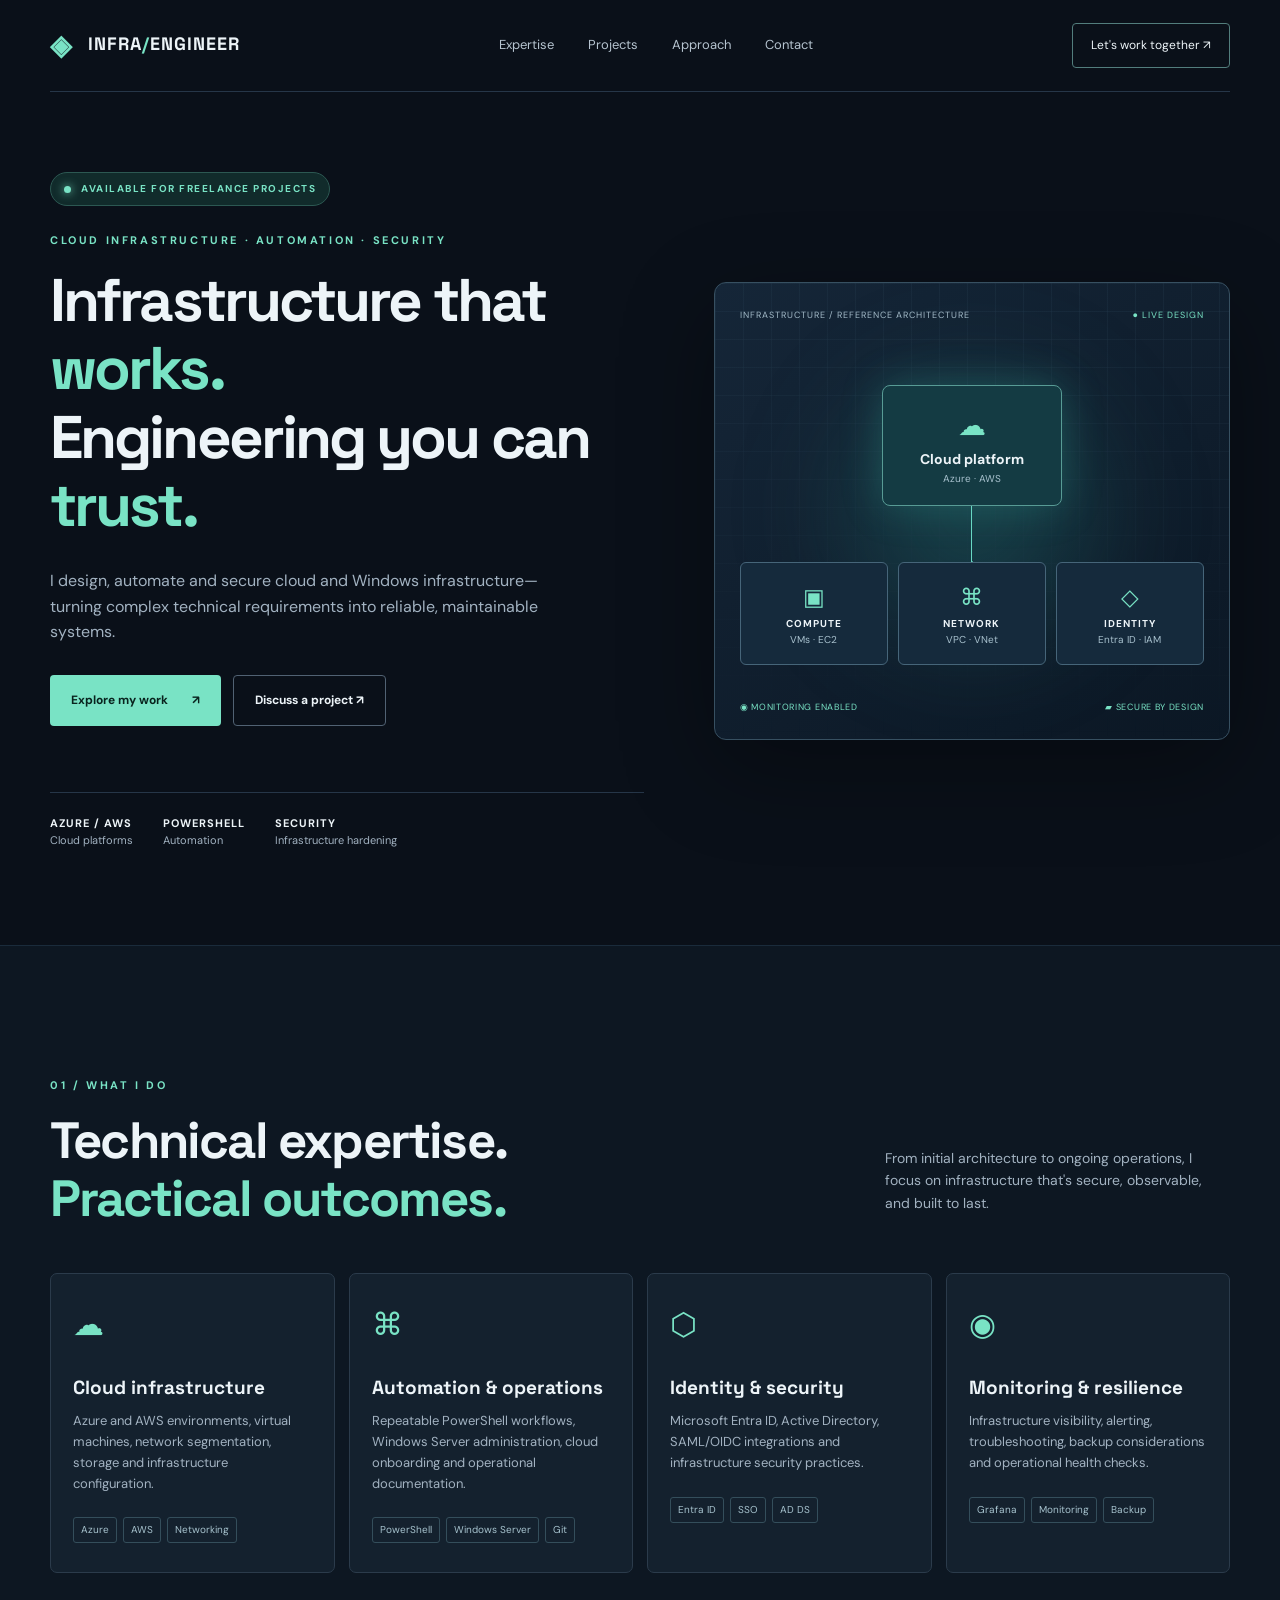
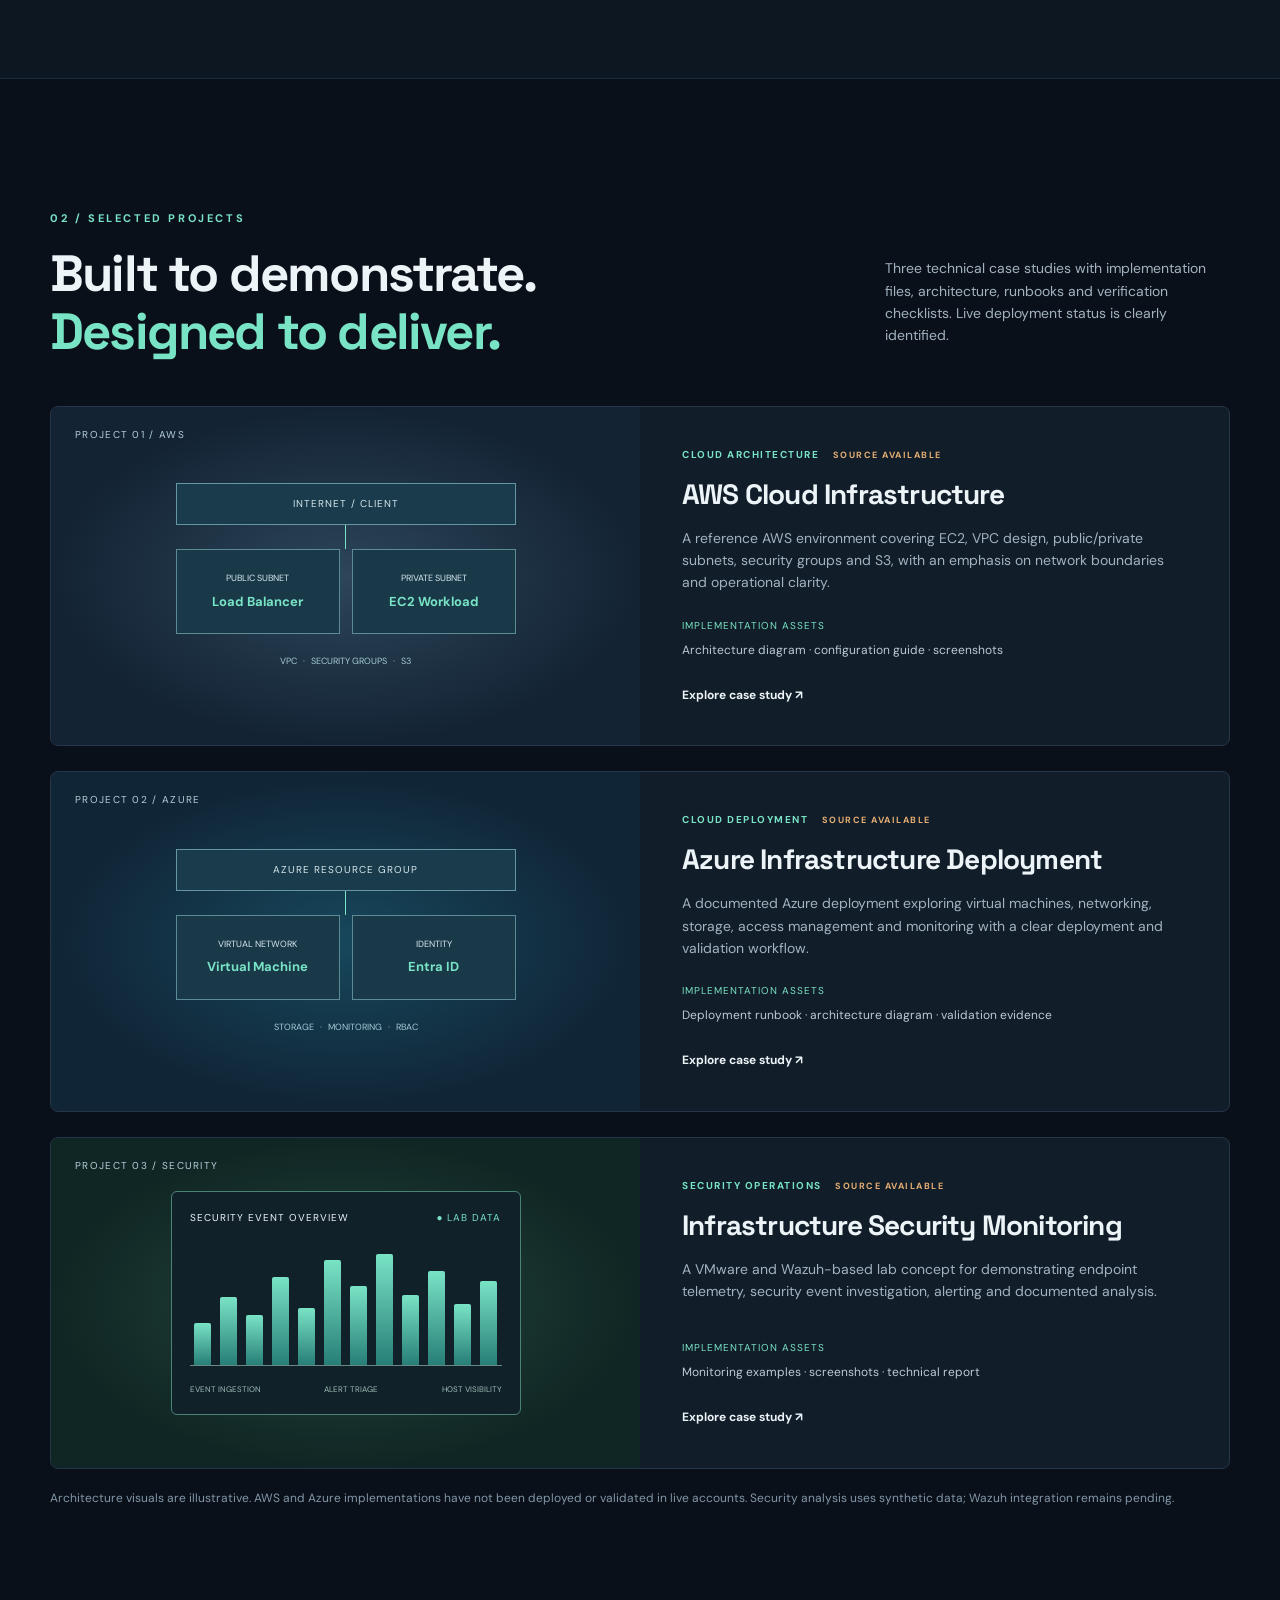
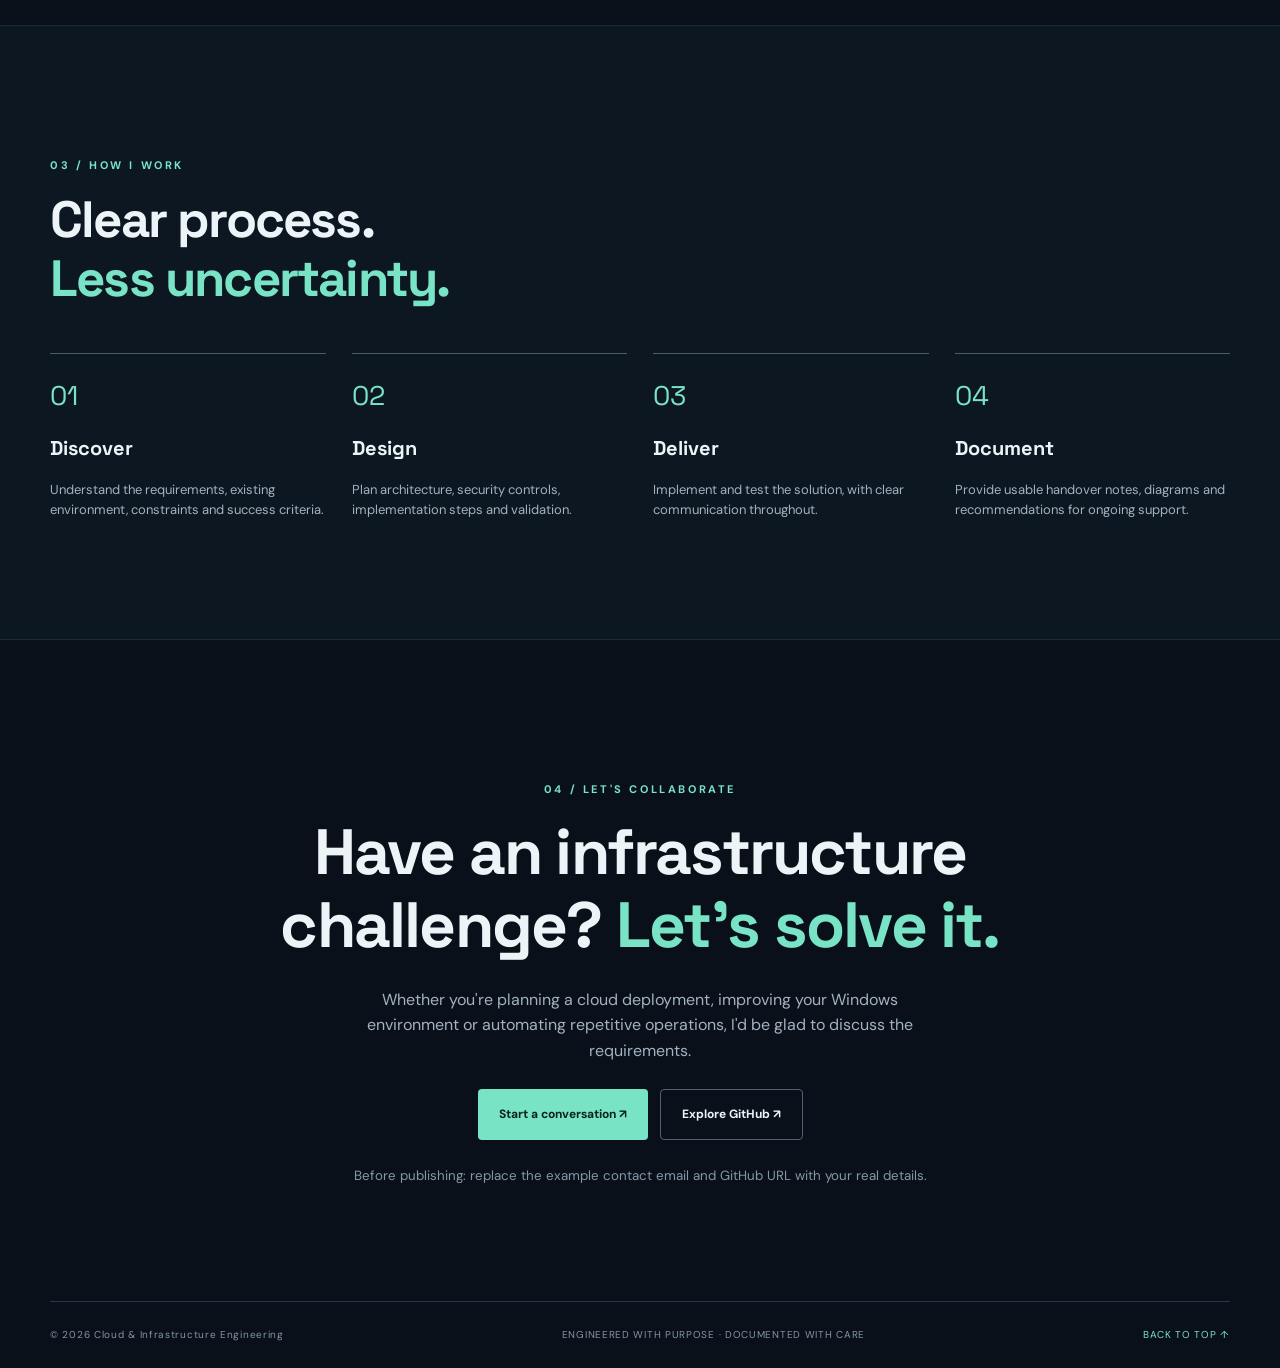
<file: index.html>
<!doctype html>
<html lang="en"><head><meta charset="utf-8"><meta name="viewport" content="width=device-width,initial-scale=1"><meta name="description" content="Cloud infrastructure, automation and security engineering portfolio. Azure, AWS, Windows Server and monitoring solutions."><title>Cloud & Infrastructure Engineer | Portfolio</title><link rel="stylesheet" href="styles.css"></head><body>
<header class="nav wrap"><a class="logo" href="#home"><span class="logo-mark">◈</span> INFRA<span class="accent">/</span>ENGINEER</a><nav aria-label="Main navigation"><a href="#expertise">Expertise</a><a href="#work">Projects</a><a href="#approach">Approach</a><a href="#contact">Contact</a></nav><a class="nav-cta" href="#contact">Let's work together ↗</a></header>
<main id="home"><section class="hero wrap"><div class="hero-copy"><div class="eyebrow"><span class="pulse"></span> AVAILABLE FOR FREELANCE PROJECTS</div><p class="overline">CLOUD INFRASTRUCTURE · AUTOMATION · SECURITY</p><h1>Infrastructure that <em>works.</em><br>Engineering you can <em>trust.</em></h1><p class="lead">I design, automate and secure cloud and Windows infrastructure—turning complex technical requirements into reliable, maintainable systems.</p><div class="actions"><a class="button primary" href="#work">Explore my work <span>↗</span></a><a class="button secondary" href="#contact">Discuss a project ↗</a></div><div class="hero-foot"><span><b>AZURE / AWS</b><small>Cloud platforms</small></span><span><b>POWERSHELL</b><small>Automation</small></span><span><b>SECURITY</b><small>Infrastructure hardening</small></span></div></div><div class="hero-art" aria-label="Illustrative cloud infrastructure diagram"><div class="art-glow"></div><div class="art-grid"></div><div class="diagram-title">INFRASTRUCTURE / REFERENCE ARCHITECTURE <span>● LIVE DESIGN</span></div><div class="cloud-node"><span class="node-icon">☁</span><strong>Cloud platform</strong><small>Azure · AWS</small></div><div class="branch"></div><div class="node-row"><div class="mini-node"><span>▣</span><b>COMPUTE</b><small>VMs · EC2</small></div><div class="mini-node"><span>⌘</span><b>NETWORK</b><small>VPC · VNet</small></div><div class="mini-node"><span>◇</span><b>IDENTITY</b><small>Entra ID · IAM</small></div></div><div class="diagram-bottom"><span>◉ MONITORING ENABLED</span><span>▰ SECURE BY DESIGN</span></div></div></section>
<section id="expertise" class="section muted"><div class="wrap"><div class="section-head"><div><p class="overline">01 / WHAT I DO</p><h2>Technical expertise.<br><em>Practical outcomes.</em></h2></div><p>From initial architecture to ongoing operations, I focus on infrastructure that's secure, observable, and built to last.</p></div><div class="service-grid"><article class="service"><span class="service-icon">☁</span><h3>Cloud infrastructure</h3><p>Azure and AWS environments, virtual machines, network segmentation, storage and infrastructure configuration.</p><div class="chips"><span>Azure</span><span>AWS</span><span>Networking</span></div></article><article class="service"><span class="service-icon">⌘</span><h3>Automation & operations</h3><p>Repeatable PowerShell workflows, Windows Server administration, cloud onboarding and operational documentation.</p><div class="chips"><span>PowerShell</span><span>Windows Server</span><span>Git</span></div></article><article class="service"><span class="service-icon">⬡</span><h3>Identity & security</h3><p>Microsoft Entra ID, Active Directory, SAML/OIDC integrations and infrastructure security practices.</p><div class="chips"><span>Entra ID</span><span>SSO</span><span>AD DS</span></div></article><article class="service"><span class="service-icon">◉</span><h3>Monitoring & resilience</h3><p>Infrastructure visibility, alerting, troubleshooting, backup considerations and operational health checks.</p><div class="chips"><span>Grafana</span><span>Monitoring</span><span>Backup</span></div></article></div></div></section>
<section id="work" class="section wrap"><div class="section-head"><div><p class="overline">02 / SELECTED PROJECTS</p><h2>Built to demonstrate.<br><em>Designed to deliver.</em></h2></div><p>Three technical case studies with implementation files, architecture, runbooks and verification checklists. Live deployment status is clearly identified.</p></div><div class="projects"><article class="project"><div class="project-visual aws"><span class="visual-tag">PROJECT 01 / AWS</span><div class="architecture"><div class="architecture-top">INTERNET / CLIENT</div><div class="architecture-line"></div><div class="architecture-box"><div>PUBLIC SUBNET<br><strong>Load Balancer</strong></div><div>PRIVATE SUBNET<br><strong>EC2 Workload</strong></div></div><div class="architecture-base">VPC &nbsp; · &nbsp; SECURITY GROUPS &nbsp; · &nbsp; S3</div></div></div><div class="project-copy"><div class="project-label">CLOUD ARCHITECTURE <span>SOURCE AVAILABLE</span></div><h3>AWS Cloud Infrastructure</h3><p>A reference AWS environment covering EC2, VPC design, public/private subnets, security groups and S3, with an emphasis on network boundaries and operational clarity.</p><div class="deliverable">IMPLEMENTATION ASSETS <span>Architecture diagram · configuration guide · screenshots</span></div><a href="projects/aws/index.html">Explore case study ↗</a></div></article><article class="project"><div class="project-visual azure"><span class="visual-tag">PROJECT 02 / AZURE</span><div class="architecture"><div class="architecture-top">AZURE RESOURCE GROUP</div><div class="architecture-line"></div><div class="architecture-box"><div>VIRTUAL NETWORK<br><strong>Virtual Machine</strong></div><div>IDENTITY<br><strong>Entra ID</strong></div></div><div class="architecture-base">STORAGE &nbsp; · &nbsp; MONITORING &nbsp; · &nbsp; RBAC</div></div></div><div class="project-copy"><div class="project-label">CLOUD DEPLOYMENT <span>SOURCE AVAILABLE</span></div><h3>Azure Infrastructure Deployment</h3><p>A documented Azure deployment exploring virtual machines, networking, storage, access management and monitoring with a clear deployment and validation workflow.</p><div class="deliverable">IMPLEMENTATION ASSETS <span>Deployment runbook · architecture diagram · validation evidence</span></div><a href="projects/azure/index.html">Explore case study ↗</a></div></article><article class="project"><div class="project-visual security"><span class="visual-tag">PROJECT 03 / SECURITY</span><div class="monitor"><div class="monitor-heading">SECURITY EVENT OVERVIEW <span>● LAB DATA</span></div><div class="bars"><i style="height:35%"></i><i style="height:57%"></i><i style="height:42%"></i><i style="height:74%"></i><i style="height:48%"></i><i style="height:88%"></i><i style="height:66%"></i><i style="height:93%"></i><i style="height:59%"></i><i style="height:79%"></i><i style="height:51%"></i><i style="height:70%"></i></div><div class="monitor-bottom"><span>EVENT INGESTION</span><span>ALERT TRIAGE</span><span>HOST VISIBILITY</span></div></div></div><div class="project-copy"><div class="project-label">SECURITY OPERATIONS <span>SOURCE AVAILABLE</span></div><h3>Infrastructure Security Monitoring</h3><p>A VMware and Wazuh-based lab concept for demonstrating endpoint telemetry, security event investigation, alerting and documented analysis.</p><div class="deliverable">IMPLEMENTATION ASSETS <span>Monitoring examples · screenshots · technical report</span></div><a href="projects/security/index.html">Explore case study ↗</a></div></article></div><p class="project-note">Architecture visuals are illustrative. AWS and Azure implementations have not been deployed or validated in live accounts. Security analysis uses synthetic data; Wazuh integration remains pending.</p></section>
<section id="approach" class="section muted"><div class="wrap"><p class="overline">03 / HOW I WORK</p><h2>Clear process.<br><em>Less uncertainty.</em></h2><div class="steps"><div><span>01</span><h3>Discover</h3><p>Understand the requirements, existing environment, constraints and success criteria.</p></div><div><span>02</span><h3>Design</h3><p>Plan architecture, security controls, implementation steps and validation.</p></div><div><span>03</span><h3>Deliver</h3><p>Implement and test the solution, with clear communication throughout.</p></div><div><span>04</span><h3>Document</h3><p>Provide usable handover notes, diagrams and recommendations for ongoing support.</p></div></div></div></section>
<section id="contact" class="contact wrap"><p class="overline">04 / LET'S COLLABORATE</p><h2>Have an infrastructure<br>challenge? <em>Let's solve it.</em></h2><p>Whether you're planning a cloud deployment, improving your Windows environment or automating repetitive operations, I'd be glad to discuss the requirements.</p><div class="actions"><a class="button primary" id="upwork-link" href="mailto:your.email@example.com?subject=Infrastructure%20project%20enquiry">Start a conversation ↗</a><a class="button secondary" id="github-link" href="https://github.com/" target="_blank" rel="noopener noreferrer">Explore GitHub ↗</a></div><small class="placeholder">Before publishing: replace the example contact email and GitHub URL with your real details.</small></section></main><footer class="footer wrap"><span>© <span id="year"></span> Cloud & Infrastructure Engineering</span><span>ENGINEERED WITH PURPOSE · DOCUMENTED WITH CARE</span><a href="#home">BACK TO TOP ↑</a></footer><script src="script.js"></script></body></html>
</file>
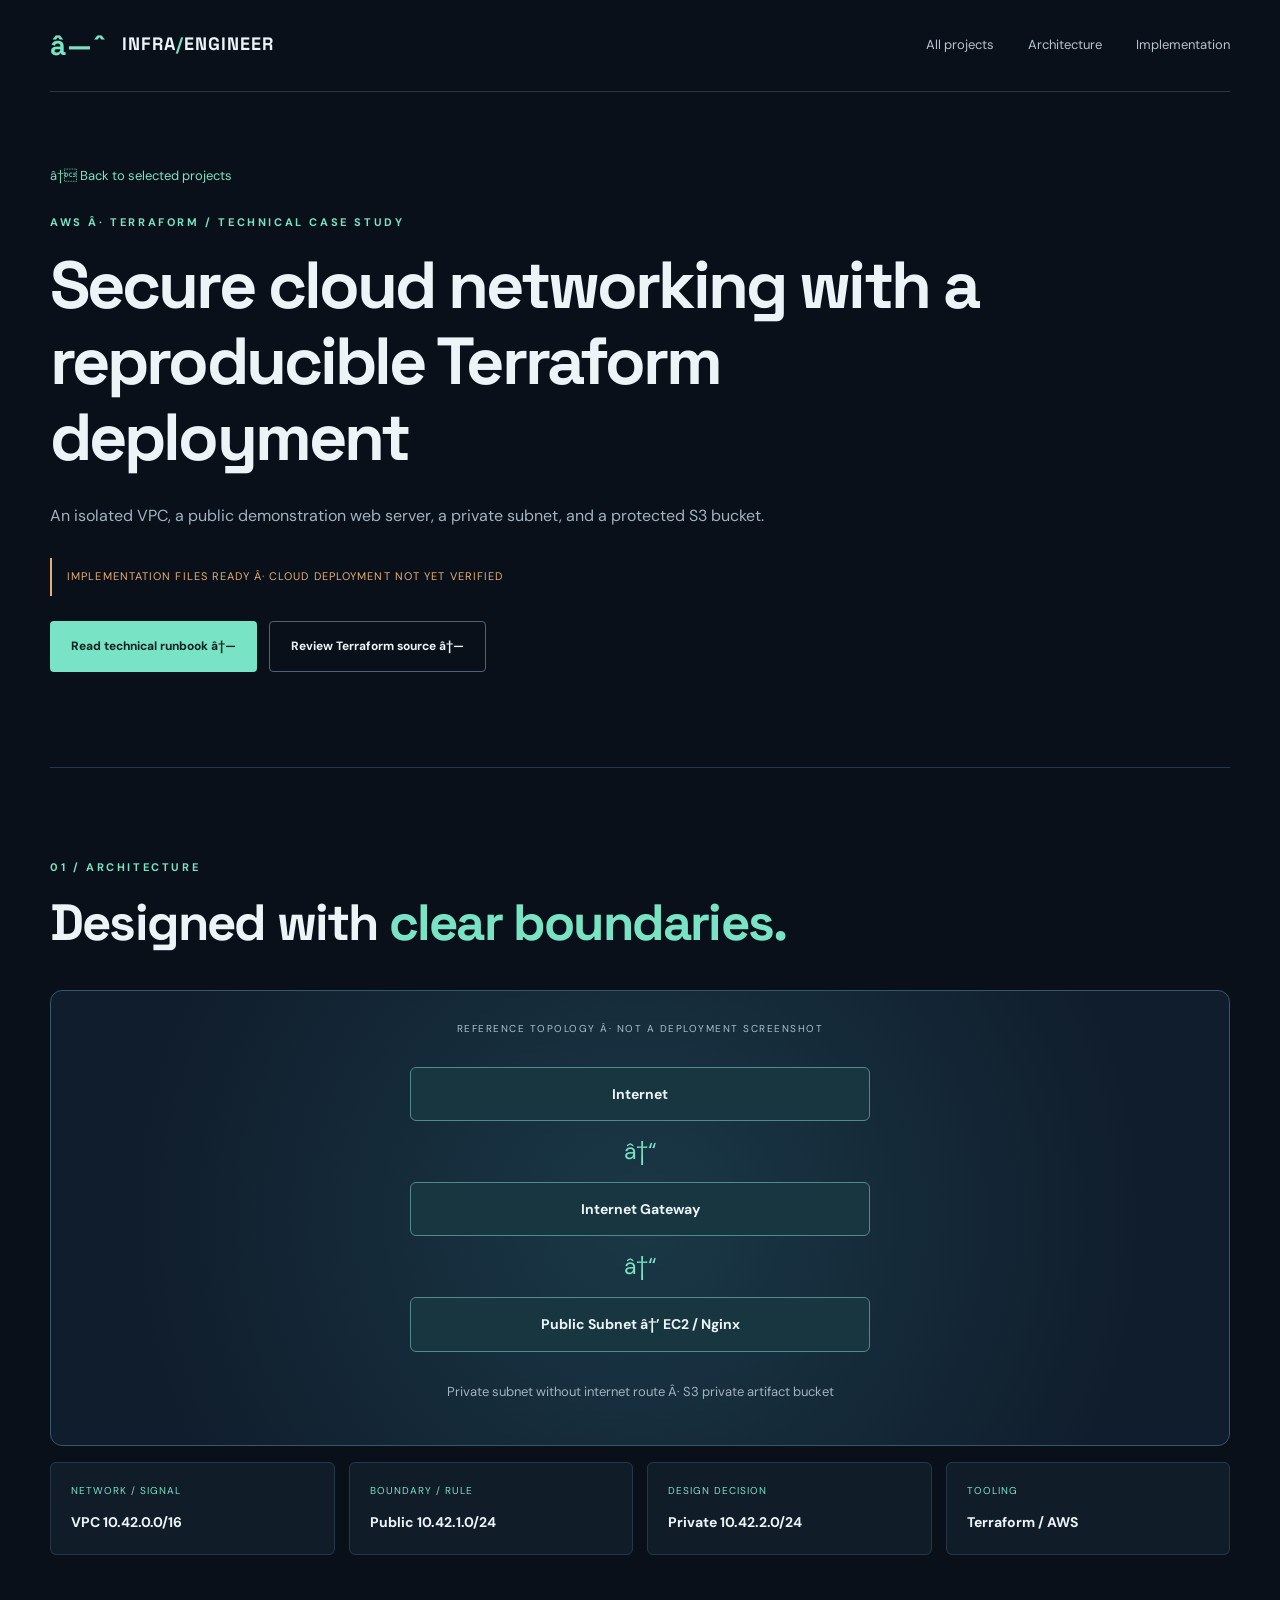
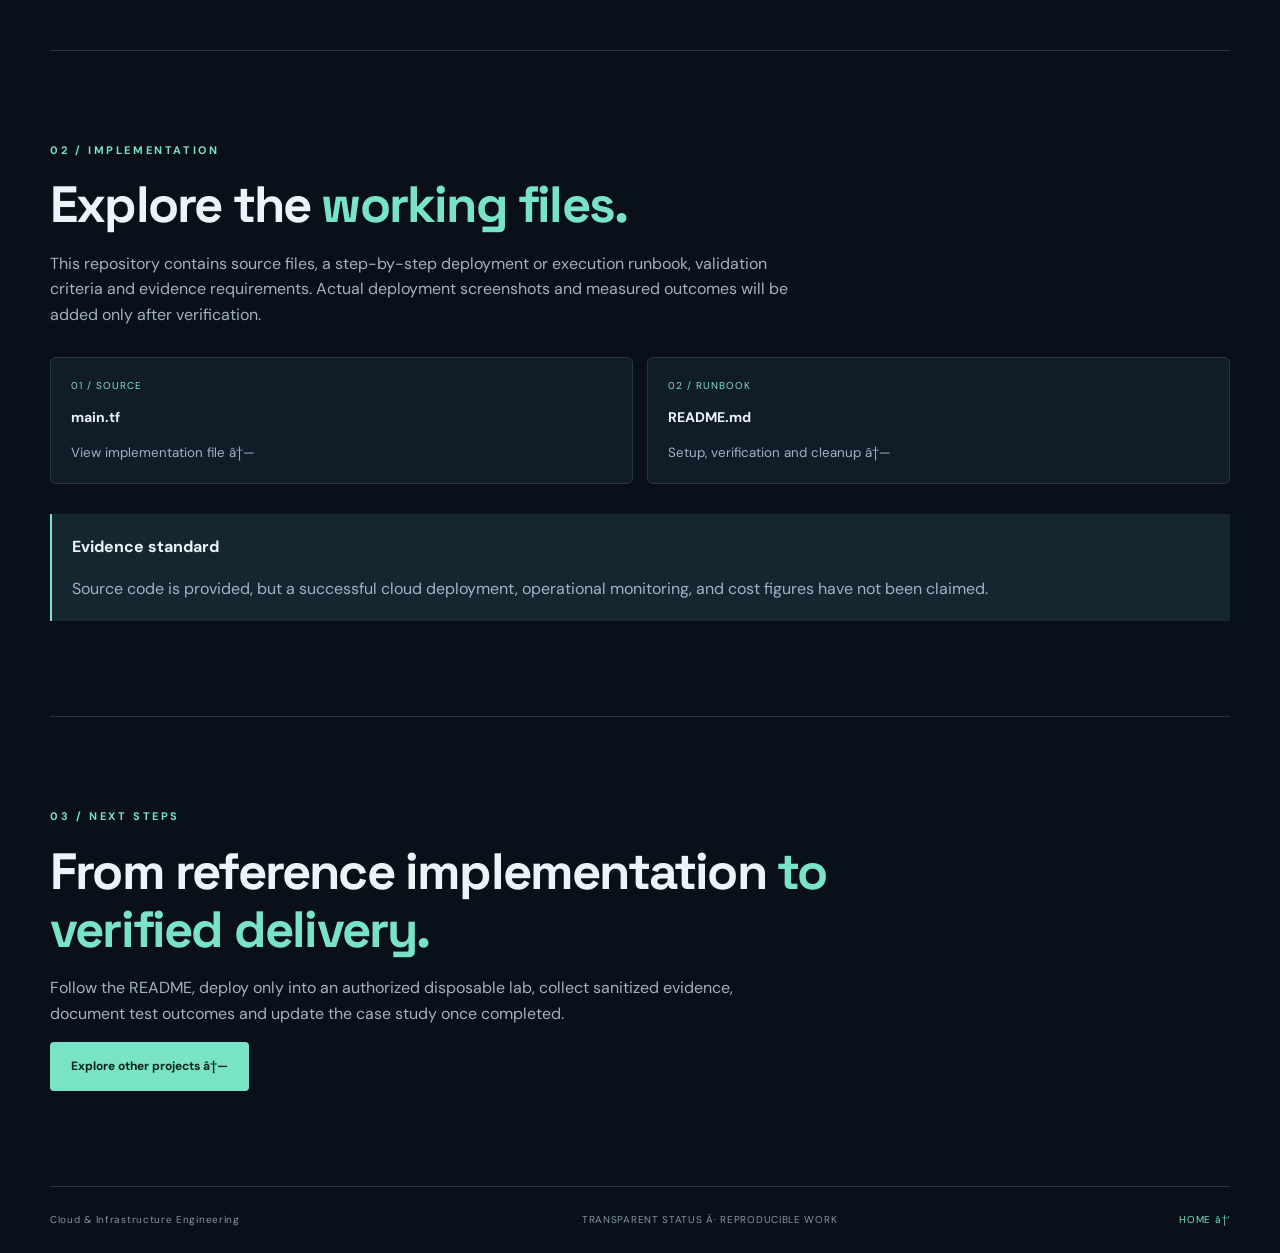
<file: projects/aws/index.html>
﻿<!doctype html><html lang="en"><head><meta charset="utf-8"><meta name="viewport" content="width=device-width,initial-scale=1"><meta name="description" content="AWS Cloud Infrastructure technical portfolio case study"><title>AWS Cloud Infrastructure | Infrastructure Engineering</title><link rel="stylesheet" href="../../styles.css"><link rel="stylesheet" href="../../case-study.css"></head><body><header class="nav wrap"><a class="logo" href="../../index.html#work"><span class="logo-mark">â—ˆ</span> INFRA<span class="accent">/</span>ENGINEER</a><nav aria-label="Project navigation"><a href="../../index.html#work">All projects</a><a href="#architecture">Architecture</a><a href="#implementation">Implementation</a></nav></header><main><section class="case-hero wrap"><a class="back-link" href="../../index.html#work">â† Back to selected projects</a><p class="overline">AWS Â· TERRAFORM / TECHNICAL CASE STUDY</p><h1>Secure cloud networking with a reproducible Terraform deployment</h1><p class="lead">An isolated VPC, a public demonstration web server, a private subnet, and a protected S3 bucket.</p><div class="status-line">IMPLEMENTATION FILES READY Â· CLOUD DEPLOYMENT NOT YET VERIFIED</div><div class="case-actions"><a class="button primary" href="https://github.com/cyndy-engineers/cloud-infrastructure-portfolio/blob/main/projects/aws/README.md">Read technical runbook â†—</a><a class="button secondary" href="https://github.com/cyndy-engineers/cloud-infrastructure-portfolio/blob/main/projects/aws/main.tf">Review Terraform source â†—</a></div></section><section id="architecture" class="case-section wrap"><p class="overline">01 / ARCHITECTURE</p><h2>Designed with <em>clear boundaries.</em></h2><div class="case-diagram"><div class="case-diagram-label">REFERENCE TOPOLOGY Â· NOT A DEPLOYMENT SCREENSHOT</div><div class="case-flow"><div>Internet</div><span>â†“</span><div>Internet Gateway</div><span>â†“</span><div>Public Subnet â†’ EC2 / Nginx</div></div><p>Private subnet without internet route Â· S3 private artifact bucket</p></div><div class="case-facts"><div><small>NETWORK / SIGNAL</small><strong>VPC 10.42.0.0/16</strong></div><div><small>BOUNDARY / RULE</small><strong>Public 10.42.1.0/24</strong></div><div><small>DESIGN DECISION</small><strong>Private 10.42.2.0/24</strong></div><div><small>TOOLING</small><strong>Terraform / AWS</strong></div></div></section><section id="implementation" class="case-section wrap"><p class="overline">02 / IMPLEMENTATION</p><h2>Explore the <em>working files.</em></h2><p class="case-description">This repository contains source files, a step-by-step deployment or execution runbook, validation criteria and evidence requirements. Actual deployment screenshots and measured outcomes will be added only after verification.</p><div class="case-file-grid"><a href="https://github.com/cyndy-engineers/cloud-infrastructure-portfolio/blob/main/projects/aws/main.tf"><span>01 / SOURCE</span><strong>main.tf</strong><small>View implementation file â†—</small></a><a href="https://github.com/cyndy-engineers/cloud-infrastructure-portfolio/blob/main/projects/aws/README.md"><span>02 / RUNBOOK</span><strong>README.md</strong><small>Setup, verification and cleanup â†—</small></a></div><div class="case-callout"><strong>Evidence standard</strong><p>Source code is provided, but a successful cloud deployment, operational monitoring, and cost figures have not been claimed.</p></div></section><section class="case-section wrap"><p class="overline">03 / NEXT STEPS</p><h2>From reference implementation <em>to verified delivery.</em></h2><p class="case-description">Follow the README, deploy only into an authorized disposable lab, collect sanitized evidence, document test outcomes and update the case study once completed.</p><a class="button primary" href="../../index.html#work">Explore other projects â†—</a></section></main><footer class="footer wrap"><span>Cloud & Infrastructure Engineering</span><span>TRANSPARENT STATUS Â· REPRODUCIBLE WORK</span><a href="../../index.html">HOME â†‘</a></footer></body></html>
</file>
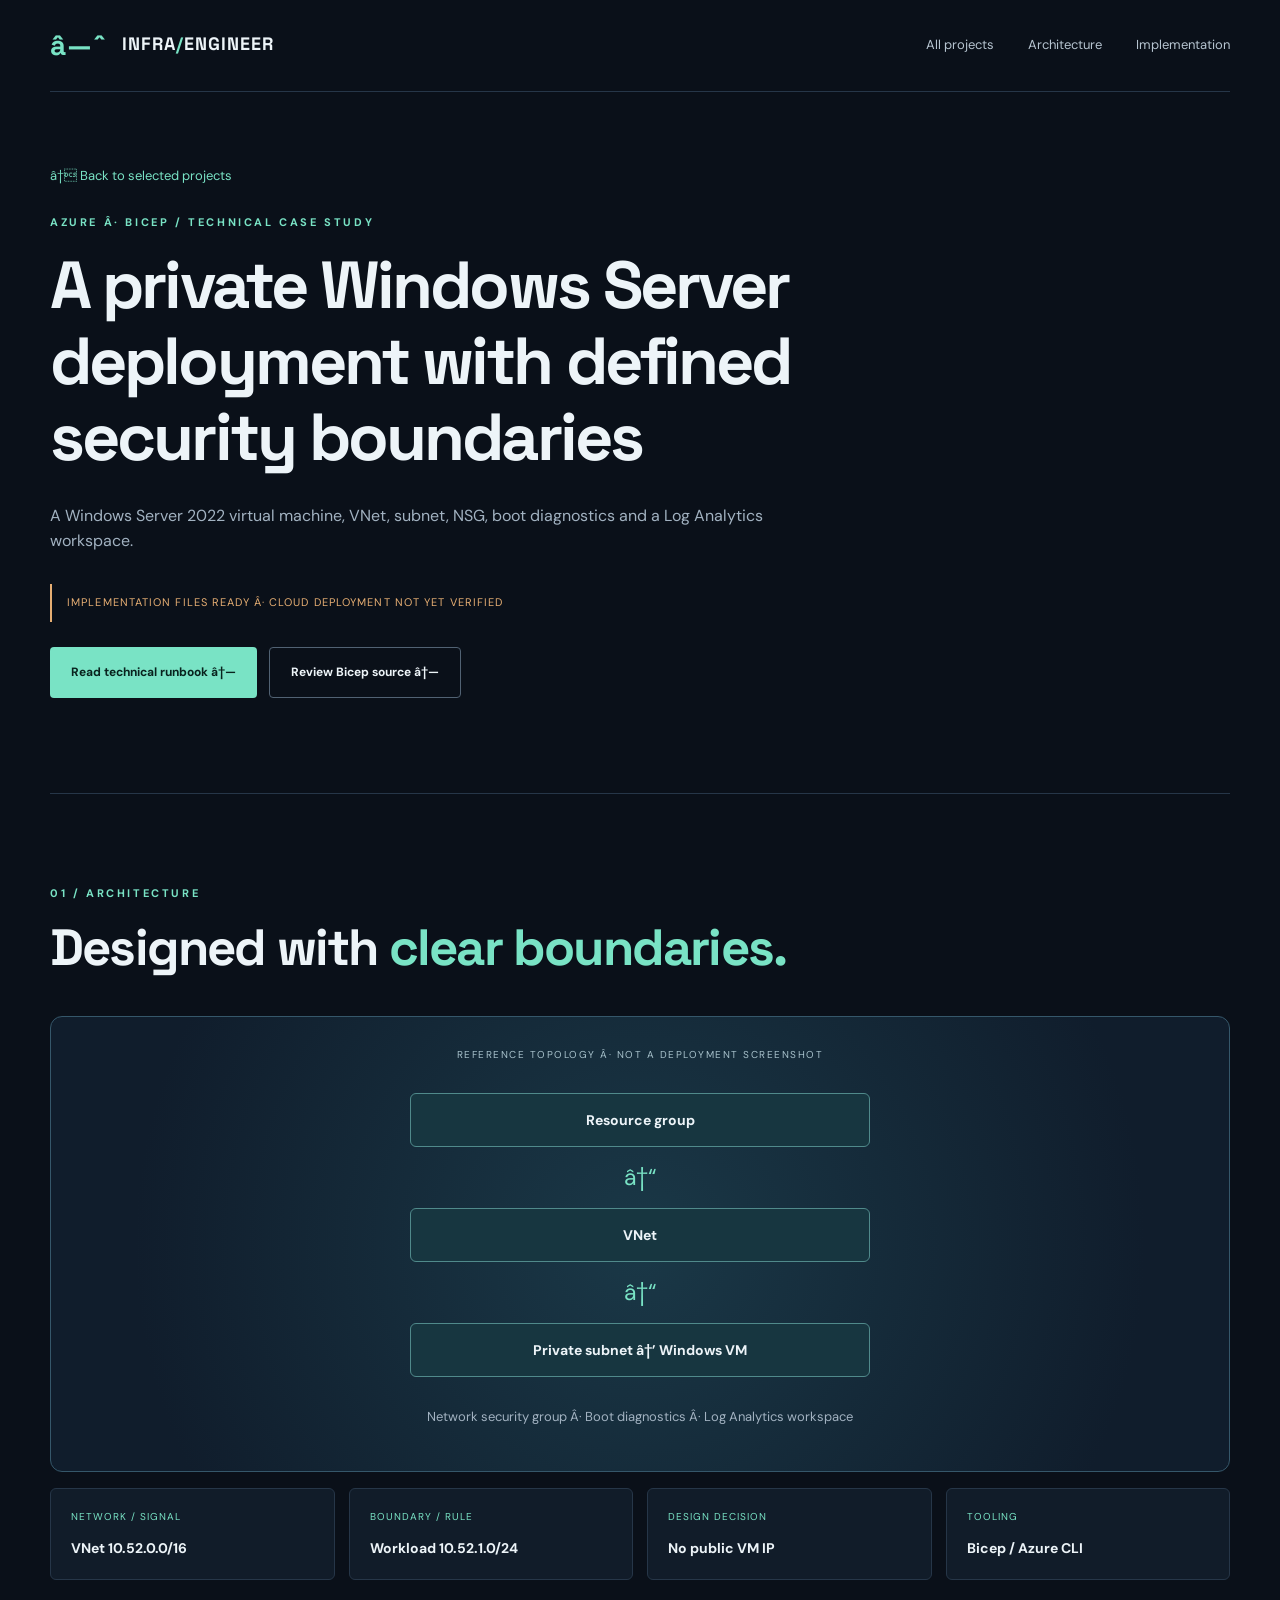
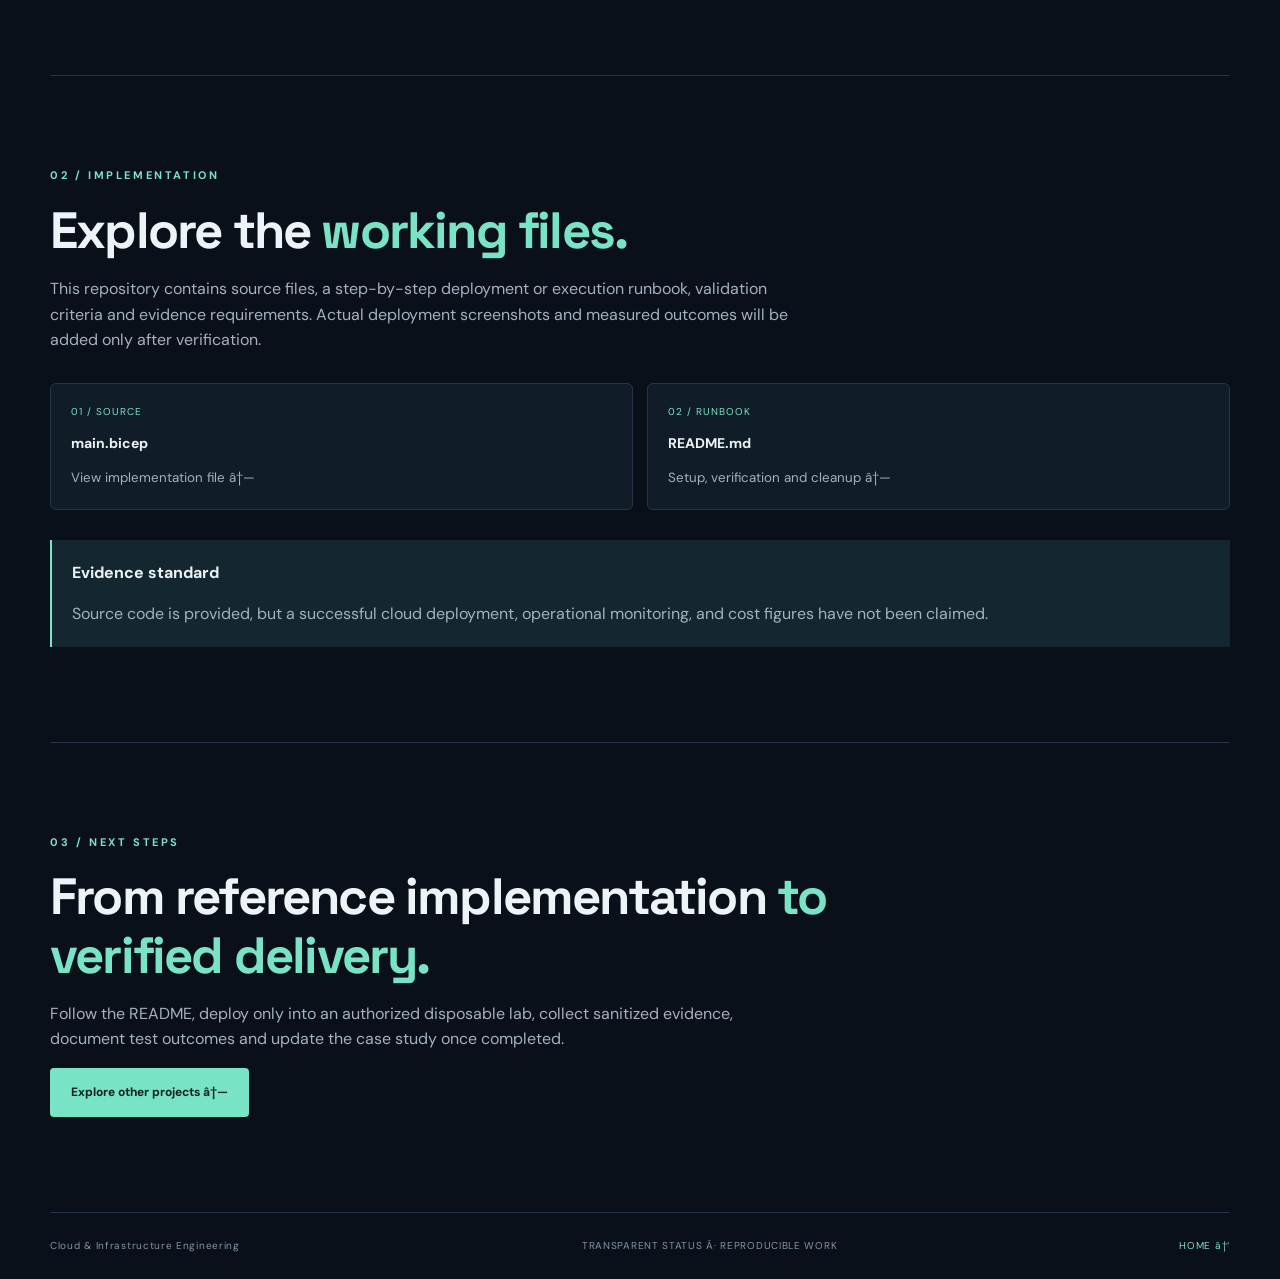
<file: projects/azure/index.html>
﻿<!doctype html><html lang="en"><head><meta charset="utf-8"><meta name="viewport" content="width=device-width,initial-scale=1"><meta name="description" content="Azure Infrastructure Deployment technical portfolio case study"><title>Azure Infrastructure Deployment | Infrastructure Engineering</title><link rel="stylesheet" href="../../styles.css"><link rel="stylesheet" href="../../case-study.css"></head><body><header class="nav wrap"><a class="logo" href="../../index.html#work"><span class="logo-mark">â—ˆ</span> INFRA<span class="accent">/</span>ENGINEER</a><nav aria-label="Project navigation"><a href="../../index.html#work">All projects</a><a href="#architecture">Architecture</a><a href="#implementation">Implementation</a></nav></header><main><section class="case-hero wrap"><a class="back-link" href="../../index.html#work">â† Back to selected projects</a><p class="overline">AZURE Â· BICEP / TECHNICAL CASE STUDY</p><h1>A private Windows Server deployment with defined security boundaries</h1><p class="lead">A Windows Server 2022 virtual machine, VNet, subnet, NSG, boot diagnostics and a Log Analytics workspace.</p><div class="status-line">IMPLEMENTATION FILES READY Â· CLOUD DEPLOYMENT NOT YET VERIFIED</div><div class="case-actions"><a class="button primary" href="https://github.com/cyndy-engineers/cloud-infrastructure-portfolio/blob/main/projects/azure/README.md">Read technical runbook â†—</a><a class="button secondary" href="https://github.com/cyndy-engineers/cloud-infrastructure-portfolio/blob/main/projects/azure/main.bicep">Review Bicep source â†—</a></div></section><section id="architecture" class="case-section wrap"><p class="overline">01 / ARCHITECTURE</p><h2>Designed with <em>clear boundaries.</em></h2><div class="case-diagram"><div class="case-diagram-label">REFERENCE TOPOLOGY Â· NOT A DEPLOYMENT SCREENSHOT</div><div class="case-flow"><div>Resource group</div><span>â†“</span><div>VNet</div><span>â†“</span><div>Private subnet â†’ Windows VM</div></div><p>Network security group Â· Boot diagnostics Â· Log Analytics workspace</p></div><div class="case-facts"><div><small>NETWORK / SIGNAL</small><strong>VNet 10.52.0.0/16</strong></div><div><small>BOUNDARY / RULE</small><strong>Workload 10.52.1.0/24</strong></div><div><small>DESIGN DECISION</small><strong>No public VM IP</strong></div><div><small>TOOLING</small><strong>Bicep / Azure CLI</strong></div></div></section><section id="implementation" class="case-section wrap"><p class="overline">02 / IMPLEMENTATION</p><h2>Explore the <em>working files.</em></h2><p class="case-description">This repository contains source files, a step-by-step deployment or execution runbook, validation criteria and evidence requirements. Actual deployment screenshots and measured outcomes will be added only after verification.</p><div class="case-file-grid"><a href="https://github.com/cyndy-engineers/cloud-infrastructure-portfolio/blob/main/projects/azure/main.bicep"><span>01 / SOURCE</span><strong>main.bicep</strong><small>View implementation file â†—</small></a><a href="https://github.com/cyndy-engineers/cloud-infrastructure-portfolio/blob/main/projects/azure/README.md"><span>02 / RUNBOOK</span><strong>README.md</strong><small>Setup, verification and cleanup â†—</small></a></div><div class="case-callout"><strong>Evidence standard</strong><p>Source code is provided, but a successful cloud deployment, operational monitoring, and cost figures have not been claimed.</p></div></section><section class="case-section wrap"><p class="overline">03 / NEXT STEPS</p><h2>From reference implementation <em>to verified delivery.</em></h2><p class="case-description">Follow the README, deploy only into an authorized disposable lab, collect sanitized evidence, document test outcomes and update the case study once completed.</p><a class="button primary" href="../../index.html#work">Explore other projects â†—</a></section></main><footer class="footer wrap"><span>Cloud & Infrastructure Engineering</span><span>TRANSPARENT STATUS Â· REPRODUCIBLE WORK</span><a href="../../index.html">HOME â†‘</a></footer></body></html>
</file>
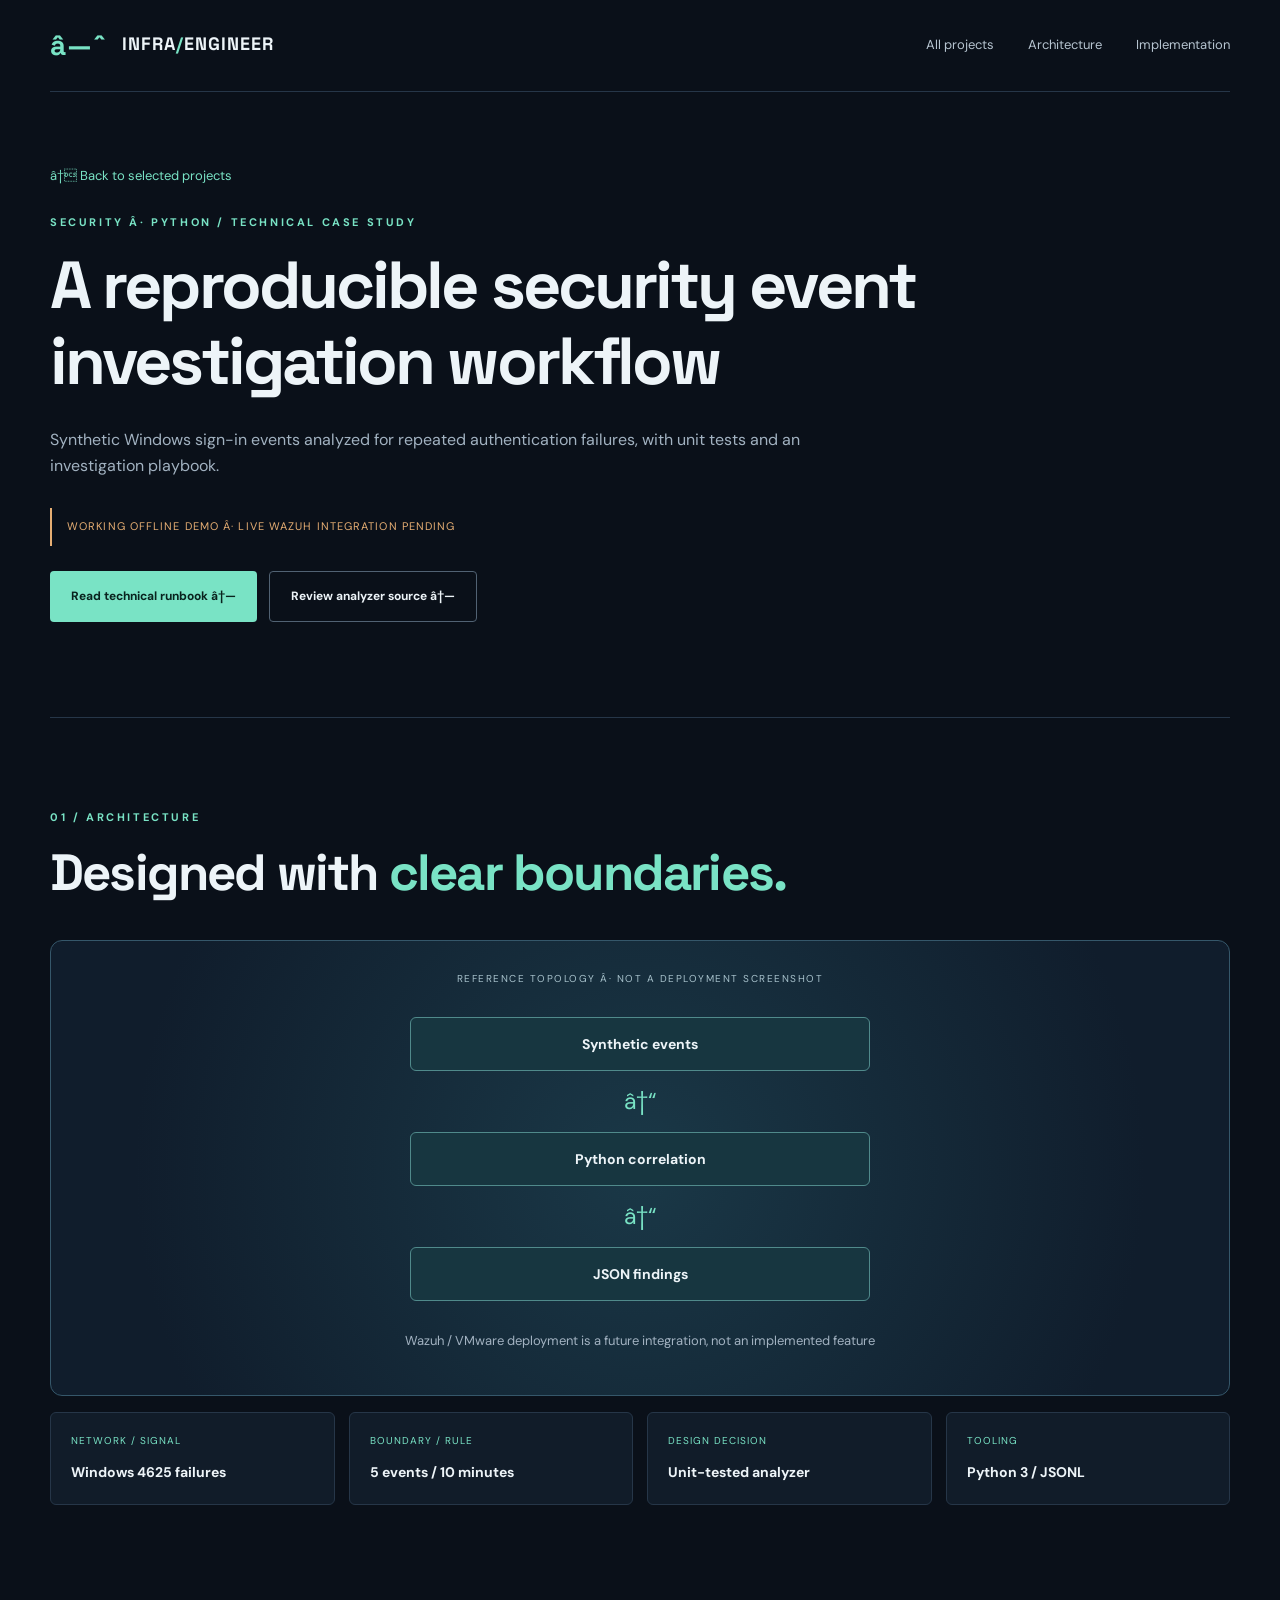
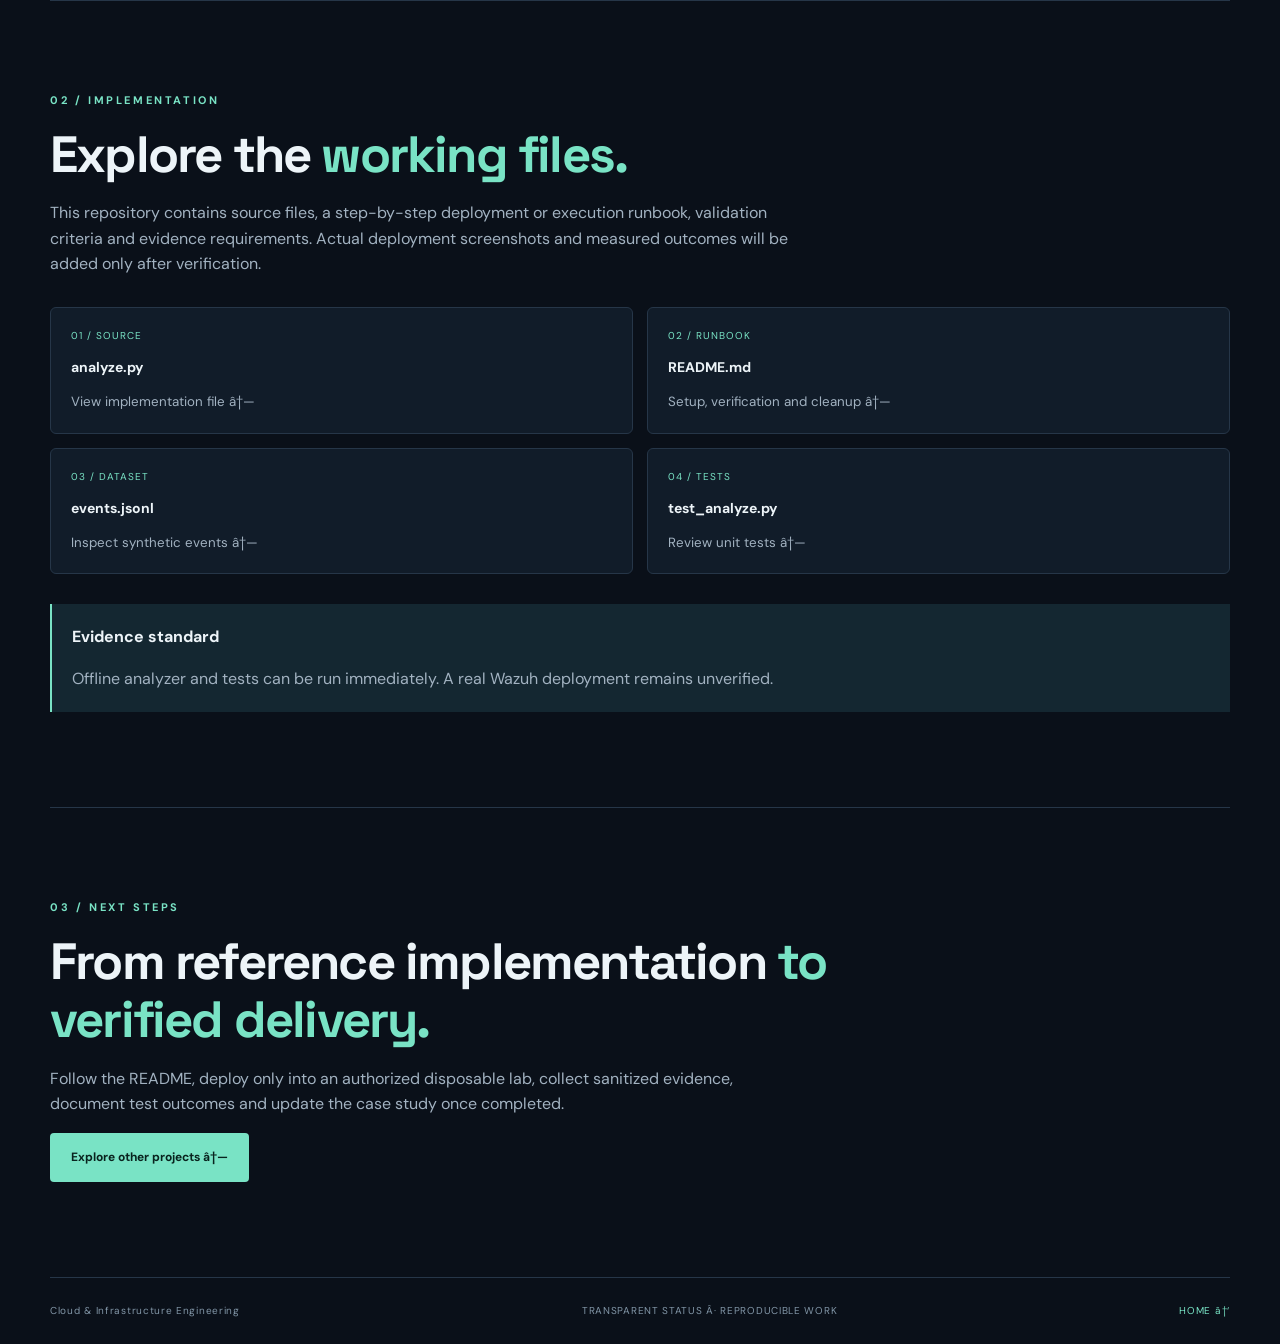
<file: projects/security/index.html>
﻿<!doctype html><html lang="en"><head><meta charset="utf-8"><meta name="viewport" content="width=device-width,initial-scale=1"><meta name="description" content="Infrastructure Security Monitoring technical portfolio case study"><title>Infrastructure Security Monitoring | Infrastructure Engineering</title><link rel="stylesheet" href="../../styles.css"><link rel="stylesheet" href="../../case-study.css"></head><body><header class="nav wrap"><a class="logo" href="../../index.html#work"><span class="logo-mark">â—ˆ</span> INFRA<span class="accent">/</span>ENGINEER</a><nav aria-label="Project navigation"><a href="../../index.html#work">All projects</a><a href="#architecture">Architecture</a><a href="#implementation">Implementation</a></nav></header><main><section class="case-hero wrap"><a class="back-link" href="../../index.html#work">â† Back to selected projects</a><p class="overline">SECURITY Â· PYTHON / TECHNICAL CASE STUDY</p><h1>A reproducible security event investigation workflow</h1><p class="lead">Synthetic Windows sign-in events analyzed for repeated authentication failures, with unit tests and an investigation playbook.</p><div class="status-line">WORKING OFFLINE DEMO Â· LIVE WAZUH INTEGRATION PENDING</div><div class="case-actions"><a class="button primary" href="https://github.com/cyndy-engineers/cloud-infrastructure-portfolio/blob/main/projects/security/README.md">Read technical runbook â†—</a><a class="button secondary" href="https://github.com/cyndy-engineers/cloud-infrastructure-portfolio/blob/main/projects/security/analyze.py">Review analyzer source â†—</a></div></section><section id="architecture" class="case-section wrap"><p class="overline">01 / ARCHITECTURE</p><h2>Designed with <em>clear boundaries.</em></h2><div class="case-diagram"><div class="case-diagram-label">REFERENCE TOPOLOGY Â· NOT A DEPLOYMENT SCREENSHOT</div><div class="case-flow"><div>Synthetic events</div><span>â†“</span><div>Python correlation</div><span>â†“</span><div>JSON findings</div></div><p>Wazuh / VMware deployment is a future integration, not an implemented feature</p></div><div class="case-facts"><div><small>NETWORK / SIGNAL</small><strong>Windows 4625 failures</strong></div><div><small>BOUNDARY / RULE</small><strong>5 events / 10 minutes</strong></div><div><small>DESIGN DECISION</small><strong>Unit-tested analyzer</strong></div><div><small>TOOLING</small><strong>Python 3 / JSONL</strong></div></div></section><section id="implementation" class="case-section wrap"><p class="overline">02 / IMPLEMENTATION</p><h2>Explore the <em>working files.</em></h2><p class="case-description">This repository contains source files, a step-by-step deployment or execution runbook, validation criteria and evidence requirements. Actual deployment screenshots and measured outcomes will be added only after verification.</p><div class="case-file-grid"><a href="https://github.com/cyndy-engineers/cloud-infrastructure-portfolio/blob/main/projects/security/analyze.py"><span>01 / SOURCE</span><strong>analyze.py</strong><small>View implementation file â†—</small></a><a href="https://github.com/cyndy-engineers/cloud-infrastructure-portfolio/blob/main/projects/security/README.md"><span>02 / RUNBOOK</span><strong>README.md</strong><small>Setup, verification and cleanup â†—</small></a><a href="https://github.com/cyndy-engineers/cloud-infrastructure-portfolio/blob/main/projects/security/events.jsonl"><span>03 / DATASET</span><strong>events.jsonl</strong><small>Inspect synthetic events â†—</small></a><a href="test_analyze.py"><span>04 / TESTS</span><strong>test_analyze.py</strong><small>Review unit tests â†—</small></a></div><div class="case-callout"><strong>Evidence standard</strong><p>Offline analyzer and tests can be run immediately. A real Wazuh deployment remains unverified.</p></div></section><section class="case-section wrap"><p class="overline">03 / NEXT STEPS</p><h2>From reference implementation <em>to verified delivery.</em></h2><p class="case-description">Follow the README, deploy only into an authorized disposable lab, collect sanitized evidence, document test outcomes and update the case study once completed.</p><a class="button primary" href="../../index.html#work">Explore other projects â†—</a></section></main><footer class="footer wrap"><span>Cloud & Infrastructure Engineering</span><span>TRANSPARENT STATUS Â· REPRODUCIBLE WORK</span><a href="../../index.html">HOME â†‘</a></footer></body></html>
</file>
<file: styles.css>
@import url('https://fonts.googleapis.com/css2?family=DM+Sans:wght@400;500;600;700&family=Space+Grotesk:wght@400;500;600;700&display=swap');
:root{--bg:#0a1019;--panel:#111c29;--panel2:#142233;--line:#263648;--text:#edf4f8;--muted:#a2b2c1;--accent:#79e3c5;--orange:#e6ae73}*{box-sizing:border-box}html{scroll-behavior:smooth}body{margin:0;background:var(--bg);color:var(--text);font-family:'DM Sans',sans-serif;line-height:1.6}a{color:inherit;text-decoration:none}a:focus-visible{outline:2px solid var(--accent);outline-offset:5px}.wrap{width:min(1180px,calc(100% - 64px));margin:auto}.nav{height:92px;display:flex;align-items:center;justify-content:space-between;border-bottom:1px solid var(--line)}.logo{font-family:'Space Grotesk',sans-serif;font-size:18px;font-weight:700;letter-spacing:1px}.logo-mark{color:var(--accent);font-size:28px;vertical-align:middle;margin-right:9px}.accent{color:var(--accent)}nav{display:flex;gap:34px}nav a{color:#b6c4d0;font-size:13px}nav a:hover,.project-copy a:hover{color:var(--accent)}.nav-cta{font-size:12px;border:1px solid #527d7c;padding:12px 18px;border-radius:4px}.hero{min-height:680px;display:grid;grid-template-columns:1.15fr 1fr;align-items:center;gap:70px;padding-top:80px;padding-bottom:95px}.eyebrow{display:inline-flex;align-items:center;gap:10px;font-size:10px;font-weight:700;letter-spacing:1.5px;color:var(--accent);background:#112b2b;border:1px solid #2c5852;padding:8px 13px;border-radius:40px}.pulse{width:7px;height:7px;border-radius:50%;background:var(--accent);box-shadow:0 0 10px var(--accent)}.overline{font-size:11px;font-weight:700;letter-spacing:2.6px;color:var(--accent);margin:26px 0 17px}h1,h2,h3{font-family:'Space Grotesk',sans-serif;line-height:1.14}h1{font-size:clamp(44px,4.7vw,69px);letter-spacing:-2.9px;margin:0}em{font-style:normal;color:var(--accent)}.lead{font-size:16px;color:var(--muted);max-width:535px;margin:27px 0 30px}.actions{display:flex;gap:12px;flex-wrap:wrap}.button{display:inline-flex;align-items:center;justify-content:center;gap:24px;padding:15px 21px;font-weight:700;font-size:12px;border-radius:4px;transition:transform .2s}.button:hover{transform:translateY(-3px)}.primary{background:var(--accent);color:#09231e}.secondary{border:1px solid #516273;color:var(--text)}.hero-foot{display:flex;gap:30px;margin-top:66px;padding-top:22px;border-top:1px solid var(--line)}.hero-foot span{display:flex;flex-direction:column}.hero-foot b{font-size:11px;letter-spacing:1px}.hero-foot small{color:var(--muted);font-size:11px}.hero-art{min-height:420px;border:1px solid #375061;border-radius:12px;background:linear-gradient(145deg,#152638,#0b1724);position:relative;overflow:hidden;padding:25px;box-shadow:0 28px 95px #0005}.art-grid{position:absolute;inset:0;background-image:linear-gradient(#2a425544 1px,transparent 1px),linear-gradient(90deg,#2a425544 1px,transparent 1px);background-size:28px 28px;mask-image:linear-gradient(to bottom,#000,transparent)}.art-glow{position:absolute;inset:10%;background:radial-gradient(circle,#247a7770,transparent 67%);filter:blur(40px)}.diagram-title,.cloud-node,.branch,.node-row,.diagram-bottom{position:relative}.diagram-title{display:flex;justify-content:space-between;font-size:9px;letter-spacing:1px;color:#a3bac8}.diagram-title span{color:var(--accent)}.cloud-node{border:1px solid #589b95;background:#143b43;box-shadow:0 0 40px #37aa9950;border-radius:8px;width:180px;margin:62px auto 0;padding:18px;text-align:center;display:flex;flex-direction:column}.node-icon{font-size:28px;color:var(--accent)}.cloud-node strong{font-size:14px}.cloud-node small,.mini-node small{color:#a8c1ce;font-size:10px}.branch{height:56px;width:1px;background:#68d7c3;margin:auto}.branch:after{content:'';position:absolute;width:68%;height:1px;background:#68d7c3;left:50%;bottom:0;transform:translateX(-50%)}.node-row{display:grid;grid-template-columns:repeat(3,1fr);gap:10px}.mini-node{border:1px solid #466579;background:#152a3c;border-radius:6px;padding:16px 6px;display:flex;flex-direction:column;text-align:center}.mini-node span{color:var(--accent);font-size:23px}.mini-node b{font-size:10px;letter-spacing:1px}.diagram-bottom{display:flex;justify-content:space-between;color:var(--accent);font-size:9px;letter-spacing:.7px;margin-top:35px}.section{padding:105px 0}.muted{background:#0d1722;border-top:1px solid #1a2b3b;border-bottom:1px solid #1a2b3b}.section-head{display:flex;justify-content:space-between;align-items:end;gap:45px;margin-bottom:45px}.section-head>p{max-width:345px;color:var(--muted);font-size:14px}h2{font-size:clamp(35px,4vw,51px);letter-spacing:-1.8px;margin:0}.service-grid{display:grid;grid-template-columns:repeat(4,1fr);gap:14px}.service{background:#14212e;border:1px solid #2b3b4b;border-radius:7px;padding:26px 22px;min-height:300px}.service-icon{color:var(--accent);font-size:31px}.service h3{font-size:19px;margin:27px 0 12px}.service p,.steps p{font-size:13px;color:var(--muted)}.chips{display:flex;flex-wrap:wrap;gap:6px;margin-top:23px}.chips span{font-size:10px;color:#a7c3ce;border:1px solid #344e5b;padding:4px 7px;border-radius:3px}.projects{display:grid;gap:25px}.project{display:grid;grid-template-columns:1fr 1fr;border:1px solid var(--line);border-radius:8px;overflow:hidden;background:#111d29}.project-visual{min-height:330px;padding:25px;position:relative;display:flex;align-items:center;justify-content:center;background:radial-gradient(ellipse at center,#2d465a,#132334 70%)}.project-visual.azure{background:radial-gradient(ellipse at center,#17475c,#102536 70%)}.project-visual.security{background:radial-gradient(ellipse at center,#24463e,#102624 70%)}.visual-tag{position:absolute;top:20px;left:24px;font-size:10px;color:#b4d0db;letter-spacing:1.3px}.architecture{width:min(340px,100%);text-align:center;color:#d7e7ed;font-size:10px}.architecture-top{border:1px solid #6497a2;padding:12px;background:#193b4b;letter-spacing:1px}.architecture-line{height:24px;width:1px;background:var(--accent);margin:auto}.architecture-box{display:grid;grid-template-columns:1fr 1fr;gap:12px}.architecture-box>div{border:1px solid #5d8b95;background:#193949;padding:21px 8px;font-size:9px}.architecture-box strong{display:block;font-size:13px;margin-top:6px;color:var(--accent)}.architecture-base{margin-top:20px;color:#a5cbd4;font-size:9px}.project-copy{padding:40px 42px;display:flex;flex-direction:column;align-items:start}.project-label{font-size:10px;letter-spacing:1.5px;color:var(--accent);font-weight:700}.project-label span{color:var(--orange);margin-left:10px;font-size:9px}.project-copy h3{font-size:28px;letter-spacing:-.8px;margin:16px 0}.project-copy p{font-size:14px;color:var(--muted);margin:0 0 24px}.deliverable{font-size:10px;letter-spacing:1px;color:var(--accent);margin-top:auto}.deliverable span{display:block;font-size:12px;letter-spacing:0;color:#bdcbd5;margin-top:7px}.project-copy a{font-size:12px;font-weight:700;margin-top:26px}.project-note{color:#8197a8;font-size:12px;margin-top:20px}.monitor{width:min(350px,100%);background:#10212a;border:1px solid #4b8276;padding:18px;border-radius:6px}.monitor-heading{font-size:10px;letter-spacing:1px;display:flex;justify-content:space-between}.monitor-heading span{color:var(--accent)}.bars{height:140px;display:flex;align-items:end;gap:9px;padding:20px 4px 0;border-bottom:1px solid #668a86}.bars i{flex:1;background:linear-gradient(var(--accent),#277e77);border-radius:2px 2px 0 0}.monitor-bottom{display:flex;justify-content:space-between;font-size:8px;color:#9ebdb5;margin-top:17px}.steps{display:grid;grid-template-columns:repeat(4,1fr);gap:26px;margin-top:45px}.steps>div{border-top:1px solid #46605f;padding-top:20px}.steps span{color:var(--accent);font-family:'Space Grotesk';font-size:27px}.steps h3{font-size:20px}.contact{text-align:center;padding:115px 0}.contact h2{font-size:clamp(39px,5vw,65px)}.contact>p:not(.overline){max-width:570px;margin:25px auto;color:var(--muted)}.contact .actions{justify-content:center}.placeholder{display:block;color:#8398a8;margin-top:25px}.footer{border-top:1px solid var(--line);padding:25px 0;display:flex;justify-content:space-between;gap:15px;font-size:10px;color:#8296a7;letter-spacing:.7px}.footer a{color:var(--accent)}@media(max-width:950px){.hero{grid-template-columns:1fr;padding-top:70px;gap:35px}.hero-art{max-width:650px;width:100%}.service-grid{grid-template-columns:repeat(2,1fr)}.project-copy{padding:30px}.steps{grid-template-columns:repeat(2,1fr)}}@media(max-width:650px){.wrap{width:min(100% - 36px,1180px)}.nav{height:75px}.nav nav{display:none}.nav-cta{padding:9px;font-size:10px}.logo{font-size:13px}.hero{padding-top:55px;padding-bottom:60px}.hero-foot{gap:13px;flex-wrap:wrap;margin-top:40px}.hero-art{min-height:370px;padding:16px}.diagram-title{font-size:7px}.cloud-node{margin-top:50px}.section{padding:65px 0}.section-head{display:block}.section-head>p{margin-top:20px}.service-grid,.steps{grid-template-columns:1fr}.service{min-height:auto}.project{grid-template-columns:1fr}.project-visual{min-height:275px}.project-copy{padding:27px}.project-label span{display:block;margin:6px 0 0}.contact{padding:80px 0}.footer{flex-direction:column}.monitor-bottom{font-size:7px}}
</file>
<file: case-study.css>
.case-hero{padding:70px 0 95px}.back-link{font-size:13px;color:var(--accent)}.case-hero h1{max-width:950px;font-size:clamp(39px,5.2vw,72px)}.case-hero .lead{max-width:760px}.status-line{font-size:11px;color:var(--orange);letter-spacing:1.1px;border-left:2px solid var(--orange);padding:10px 15px;margin:25px 0}.case-actions{display:flex;gap:12px;flex-wrap:wrap}.case-section{padding:65px 0 95px;border-top:1px solid var(--line)}.case-section h2{max-width:780px}.case-diagram{margin-top:38px;padding:30px;border:1px solid #35576a;border-radius:12px;background:radial-gradient(circle at center,#1a3847,#101d2c 80%);text-align:center}.case-diagram-label{font-size:10px;letter-spacing:1.5px;color:#a8c2cc}.case-flow{display:flex;flex-direction:column;align-items:center;gap:12px;margin:30px auto;max-width:460px}.case-flow div{border:1px solid #508a8b;background:#173640;padding:15px 25px;border-radius:6px;width:100%;font-size:14px;font-weight:700}.case-flow span{color:var(--accent);font-size:23px}.case-diagram p{color:var(--muted);font-size:13px}.case-facts{display:grid;grid-template-columns:repeat(4,1fr);gap:14px;margin-top:16px}.case-facts>div,.case-file-grid a{padding:20px;border:1px solid var(--line);background:var(--panel);border-radius:6px}.case-facts small,.case-file-grid span{display:block;color:var(--accent);font-size:10px;letter-spacing:1px}.case-facts strong,.case-file-grid strong{display:block;margin-top:12px;font-size:14px}.case-description{color:var(--muted);max-width:750px}.case-file-grid{display:grid;grid-template-columns:repeat(2,1fr);gap:14px;margin:30px 0}.case-file-grid a:hover{border-color:var(--accent)}.case-file-grid small{display:block;color:var(--muted);margin-top:13px}.case-callout{border-left:2px solid var(--accent);background:#142731;padding:20px;margin-top:30px}.case-callout p{margin-bottom:0;color:var(--muted)}@media(max-width:700px){.case-facts{grid-template-columns:repeat(2,1fr)}.case-file-grid{grid-template-columns:1fr}.case-hero{padding:45px 0 60px}}
</file>
